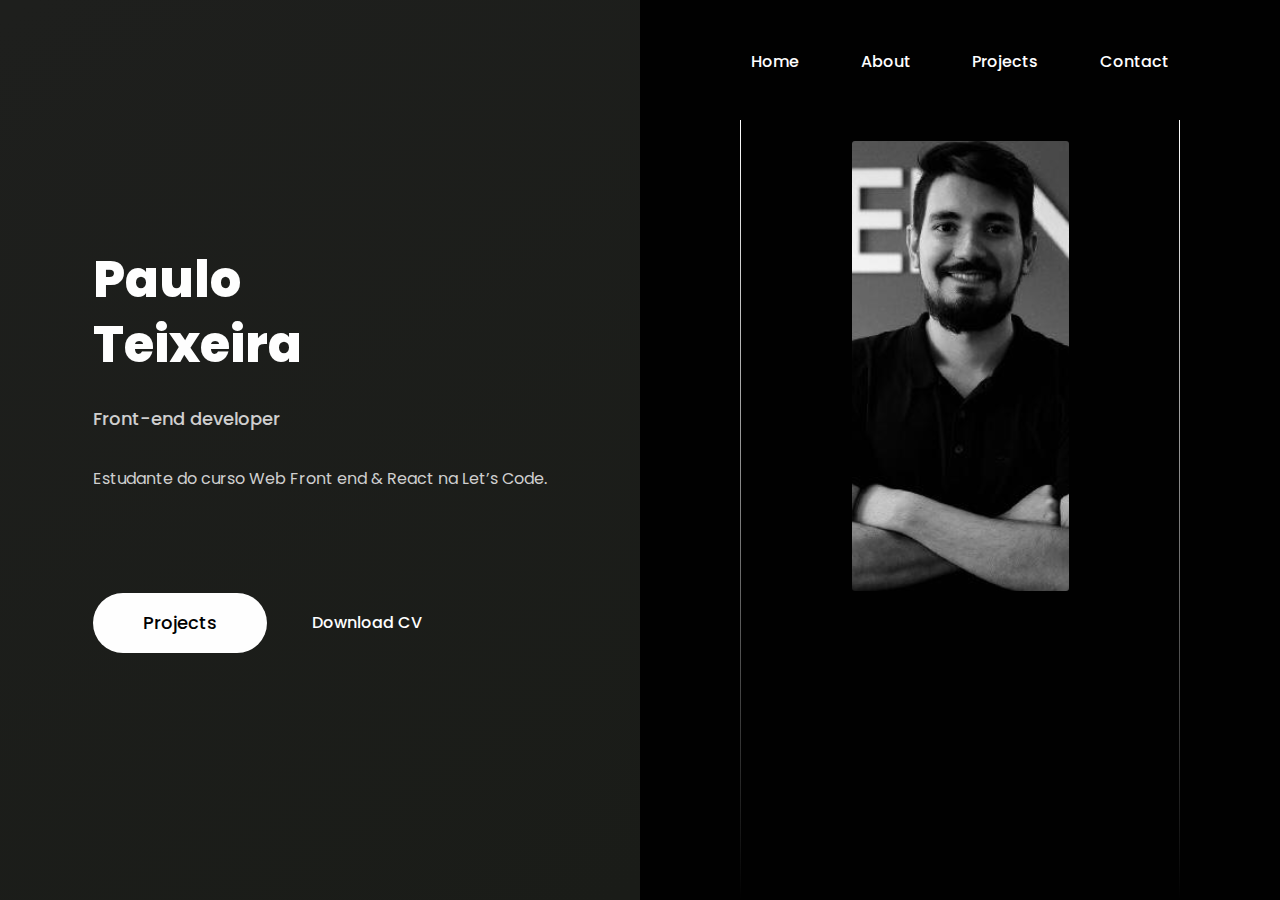
<file: index.html>
<!DOCTYPE html>
<html lang="pt-BR">

<head>
    <meta charset="UTF-8">
    <meta http-equiv="X-UA-Compatible" content="IE=edge">
    <meta name="viewport" content="width=device-width, initial-scale=1.0">

    <link rel="stylesheet" href="./styles.css">
    <link rel="preconnect" href="https://fonts.googleapis.com">
    <link rel="preconnect" href="https://fonts.gstatic.com" crossorigin>
    <link href="https://fonts.googleapis.com/css2?family=Poppins:wght@400;500;800&display=swap" rel="stylesheet">

    <title>Paulo Teixeira - CV</title>
</head>

<body>
    <main class="container">
        <div id="columnFixed">
            <div class="content">
                <h1>Paulo Teixeira</h1>
                <h2>Front-end developer</h2>
                <p>Estudante do curso Web Front end & React na Let’s Code.</p>

                <div id="buttons">
                    <a class="button" target="_blank" href="https://github.com/paulinhoteixeira">Projects</a>
                    <a class="download" href="https://onedrive.live.com/download?cid=ED0414E82EC975AE&resid=ED0414E82EC975AE%213273&authkey=AKzzycjT5C2rYm0&em=2">Download CV</a>
                    
                </div>

            </div>

        </div>
        <div id="column2">
            <nav>
                <a href="./index.html">Home</a>
                <a href="./about.html">About</a>
                <a target="_blank" href="https://github.com/paulinhoteixeira">Projects</a>
                <a href="./contact.html">Contact</a>
            </nav>
           
            <div id="picture">                 
                <img id="pauloPicture" src="./assets/pauloPicture.svg" alt="Foto do Paulo">
            </div> 


        </div>
    </main>


</body>

</html>
</file>
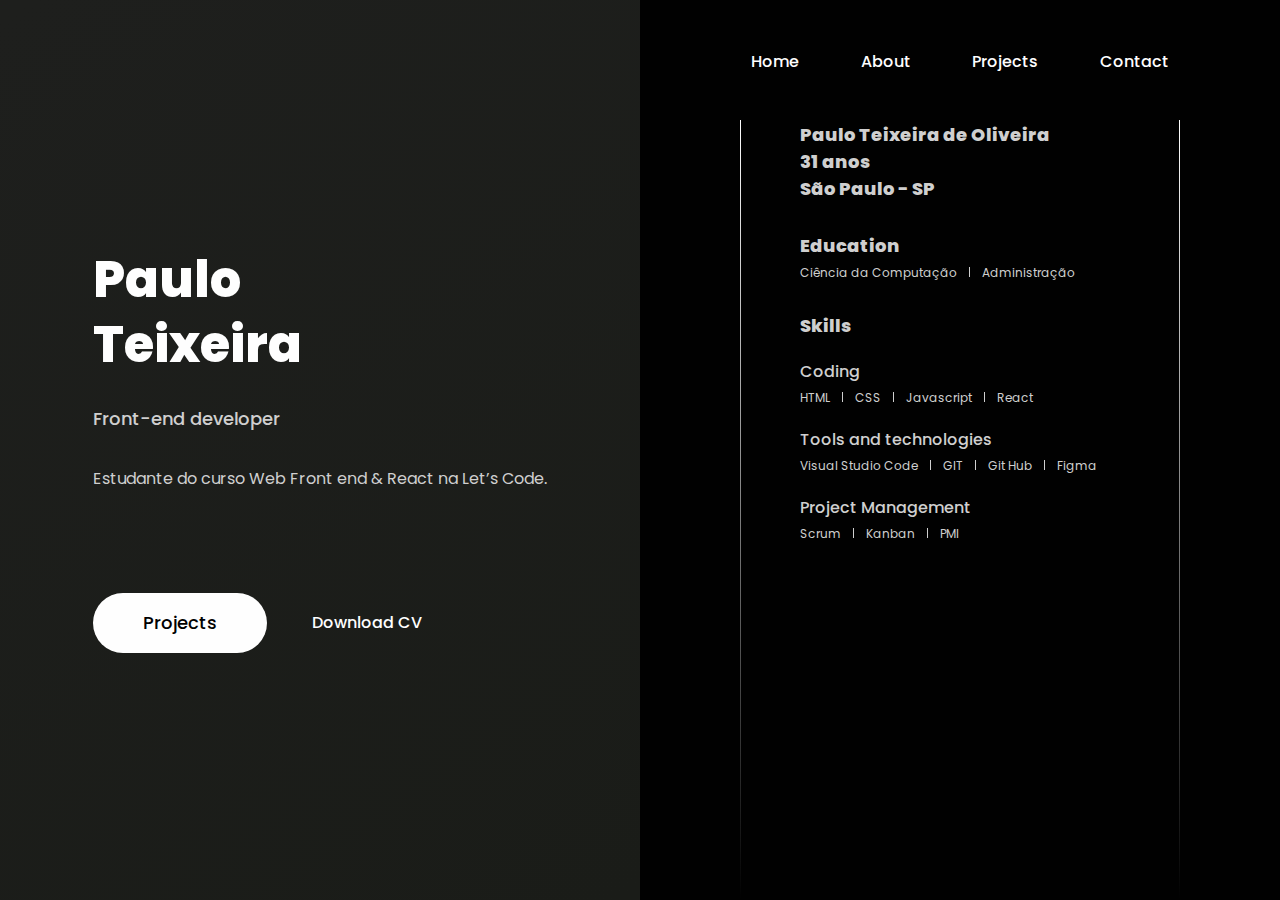
<file: about.html>
<!DOCTYPE html>
<html lang="pt-BR">

<head>
    <meta charset="UTF-8">
    <meta http-equiv="X-UA-Compatible" content="IE=edge">
    <meta name="viewport" content="width=device-width, initial-scale=1.0">

    <link rel="stylesheet" href="./styles.css">
    <link rel="preconnect" href="https://fonts.googleapis.com">
    <link rel="preconnect" href="https://fonts.gstatic.com" crossorigin>
    <link href="https://fonts.googleapis.com/css2?family=Poppins:wght@400;500;800&display=swap" rel="stylesheet">

    <title>Paulo Teixeira - About</title>
</head>

<body>
    <main class="container">
        <div id="columnFixed">
            <div class="content">
                <h1>Paulo Teixeira</h1>
                <h2>Front-end developer</h2>
                <p>Estudante do curso Web Front end & React na Let’s Code.</p>

                <div id="buttons">
                    <a class="button" target="_blank" href="https://github.com/paulinhoteixeira">Projects</a>
                    <a class="download" href="https://onedrive.live.com/download?cid=ED0414E82EC975AE&resid=ED0414E82EC975AE%213273&authkey=AKzzycjT5C2rYm0&em=2">Download CV</a>
                    
                </div>

            </div>

        </div>
        <div id="column2">
            <nav>
                <a href="./index.html">Home</a>
                <a href="./about.html">About</a>
                <a target="_blank" href="https://github.com/paulinhoteixeira">Projects</a>
                <a href="./contact.html">Contact</a>
            </nav>
           
            <div id="picture"> 
                
                <div id="about">
                    <h2>Paulo Teixeira de Oliveira</h2>
                    <h2>31 anos</h2>
                    <h2>São Paulo - SP</h2>

                    <div class="education">
                        <h2>Education</h2>
                        <p>Ciência da Computação</p>
                        <div class="vl"></div>
                        <p>Administração</p>                    
                    </div>

                    <div class="skills">
                        <h2>Skills</h2>
                        <div>
                            <h3>Coding</h3>
                            <p>HTML</p>
                            <div class="vl"></div>
                            <p>CSS</p>
                            <div class="vl"></div>
                            <p>Javascript</p>
                            <div class="vl"></div>
                            <p>React</p>
                        </div>

                        <div>
                            <h3>Tools and technologies</h3>
                            <p>Visual Studio Code</p>
                            <div class="vl"></div>
                            <p>GIT</p>
                            <div class="vl"></div>
                            <p>Git Hub</p>
                            <div class="vl"></div>
                            <p>Figma</p>
                        </div>

                        <div>
                            <h3>Project Management</h3>
                            <p>Scrum</p>
                            <div class="vl"></div>
                            <p>Kanban</p>
                            <div class="vl"></div>
                            <p>PMI</p>
                        </div>

                    </div>
                </div>    
            </div> 


        </div>
    </main>


</body>

</html>
</file>
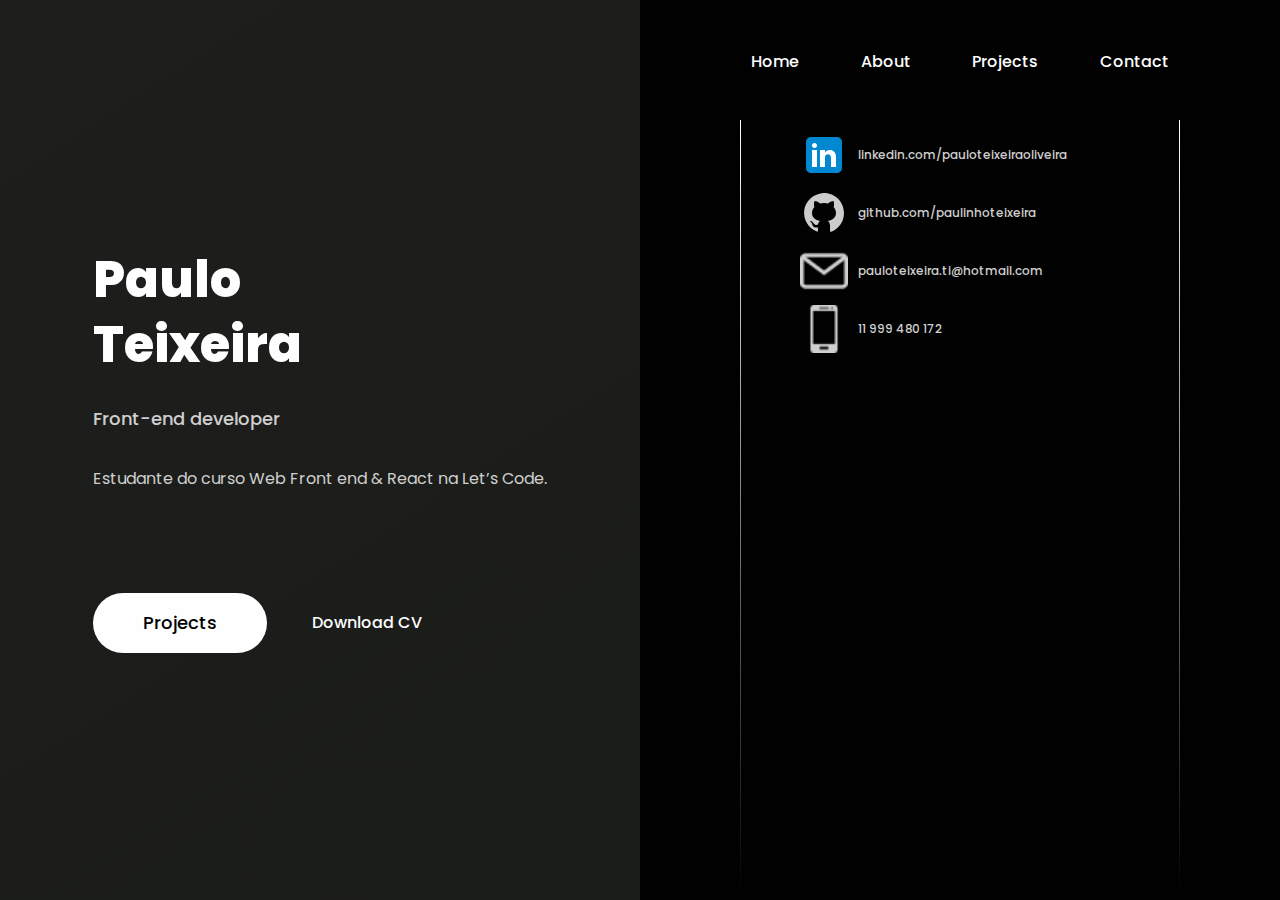
<file: contact.html>
<!DOCTYPE html>
<html lang="pt-BR">

<head>
    <meta charset="UTF-8">
    <meta http-equiv="X-UA-Compatible" content="IE=edge">
    <meta name="viewport" content="width=device-width, initial-scale=1.0">

    <link rel="stylesheet" href="./styles.css">
    <link rel="preconnect" href="https://fonts.googleapis.com">
    <link rel="preconnect" href="https://fonts.gstatic.com" crossorigin>
    <link href="https://fonts.googleapis.com/css2?family=Poppins:wght@400;500;800&display=swap" rel="stylesheet">

    <title>Paulo Teixeira - About</title>
</head>

<body>
    <main class="container">
        <div id="columnFixed">
            <div class="content">
                <h1>Paulo Teixeira</h1>
                <h2>Front-end developer</h2>
                <p>Estudante do curso Web Front end & React na Let’s Code.</p>

                <div id="buttons">
                    <a class="button" target="_blank" href="https://github.com/paulinhoteixeira">Projects</a>
                    <a class="download"
                        href="https://onedrive.live.com/download?cid=ED0414E82EC975AE&resid=ED0414E82EC975AE%213273&authkey=AKzzycjT5C2rYm0&em=2">Download
                        CV</a>

                </div>

            </div>

        </div>
        <div id="column2">
            <nav>
                <a href="./index.html">Home</a>
                <a href="./about.html">About</a>
                <a target="_blank" href="https://github.com/paulinhoteixeira">Projects</a>
                <a href="#">Contact</a>
            </nav>

            <div id="picture">
                <div id="contacts">
                    <div class="contact">
                        <a href="https://www.linkedin.com/in/pauloteixeiraoliveira/"> <img src="./assets/linkedin.svg"
                                alt="Icone do Linkedin">linkedin.com/pauloteixeiraoliveira</a>

                    </div>
                    <div class="contact">

                        <a href="https://github.com/paulinhoteixeira"><img src="./assets/github.svg"
                                alt="">github.com/paulinhoteixeira</a>
                    </div>
                    <div class="contact">


                        <a href="mailto:pauloteixeira.ti@hotmail.com"><img src="./assets/email.png" alt=""> pauloteixeira.ti@hotmail.com</a>
                    </div>

                    <div class="contact">

                        <a href="tel:11999480172"><img src="./assets/phone.png" alt=""> 11 999 480 172</a>
                    </div>

                </div>


            </div>


        </div>
    </main>


</body>

</html>
</file>
<file: styles.css>
* {
  margin: 0;
  padding: 0;
  box-sizing: border-box;
  /* 1rem = 16px (User Agent) = 100% (User Agent) */
  font-size: 62.5%; /* 10px */
  text-decoration: none;
}

body {
  overflow: hidden;
  height: 100vh;
}

.container {
  display: grid;
  grid-template-columns: 1fr 1fr;
  height: 100%;
}

#columnFixed {
  display: flex;
  justify-content: center;
  flex-direction: column;
  align-items: center;

  background: linear-gradient(146.88deg, #1e1f1d 1.46%, #1a1c18 99.06%);
  color: #fefefe;
}

h1 {
  width: 21.1rem;
  height: 13rem;

  font-family: "Poppins", sans-serif;

  font-weight: 800;
  font-size: 5rem;
  line-height: 6.5rem;
}

#columnFixed h2 {
  margin-top: 2.8rem;
  width: 21.1rem;
  height: 2.7rem;

  font-family: "Poppins", sans-serif;

  font-weight: 500;
  font-size: 1.8rem;
  line-height: 2.7rem;

  color: #cfcfcf;
}

#columnFixed p {
  margin-top: 3.2rem;

  font-family: "Poppins", sans-serif;
  font-weight: 400;
  font-size: 1.6rem;
  line-height: 2.9rem;

  color: #cfcfcf;
}

#buttons {
  display: flex;
  align-items: center;

  margin-top: 10rem;
}

.button {
  margin: 0;
  margin-right: 45px;
  background: #fefefe;
  border-radius: 50px;
  padding: 1.8rem 5rem 1.8rem 5rem;

  font-family: "Poppins", sans-serif;

  font-weight: 500;
  font-size: 1.8rem;

  color: #010101;
}

.download {
  margin: 0;
}

#column2 {
  display: flex;
  flex-direction: column;
  align-items: center;
  background: #010101;
}

nav {
  display: flex;
  width: calc(100% - 100px);
  justify-content: space-evenly;
  margin-top: 5rem;
}

a {
  font-family: "Poppins", sans-serif;
  font-weight: 500;
  font-size: 1.6rem;
  line-height: 2.4rem;
  color: #fefefe;
}

#picture {
  display: flex;
  width: calc(50vw - 200px);
  height: 100%;
  justify-content: center;
  border-width: 1px;
  border-style: solid;
  border-image: linear-gradient(
      to bottom,
      rgba(254, 254, 254, 1),
      rgba(254, 254, 254, 0)
    )
    1 100%;

  margin-top: 4.6rem;
}

#pauloPicture {
  display: flex;
  justify-content: center;
  align-items: center;
  object-fit: cover;
  height: 450px;
  width: 217px;
  border-radius: 3px;
  margin-top: 2rem;
}

#about {
  display: flex;
  flex-direction: column;
  width: 100%;
  font-family: "Poppins", sans-serif;
  color: #cfcfcf;
  padding-left: 5.9rem;
}

#about h2 {
  font-weight: 800;
  font-size: 1.8rem;
}

#about h3 {
  font-weight: 500;
  font-size: 1.6rem;
  margin-top: 2rem;
}

#about p {
  display: inline-block;
  margin-right: 1rem;
  margin-top: 0.5rem;
  font-weight: 400;
  font-size: 1.2rem;
}

.education,
.skills {
  margin-top: 3rem;
}

.vl {
  display: inline-block;
  border-right: 1px solid #cfcfcf;
  height: 1rem;
  margin-right: 1rem;
}

#contacts {
  display: flex;
  flex-direction: column;
  
  width: 100%;
  font-family: "Poppins", sans-serif;
  color: #cfcfcf;
  padding-left: 5.9rem;
}

.contact{
  display: flex;
  align-items: center;
  font-size: 1.2rem;
  margin-top: 1rem;
}

.contact img{
  width: 4.8rem;
  height: 4.8rem;
  margin-right: 1rem;
}

.contact a{
  display: flex;
  align-items: center;
  color: #cfcfcf;
  font-size: 1.2rem;
}
</file>
